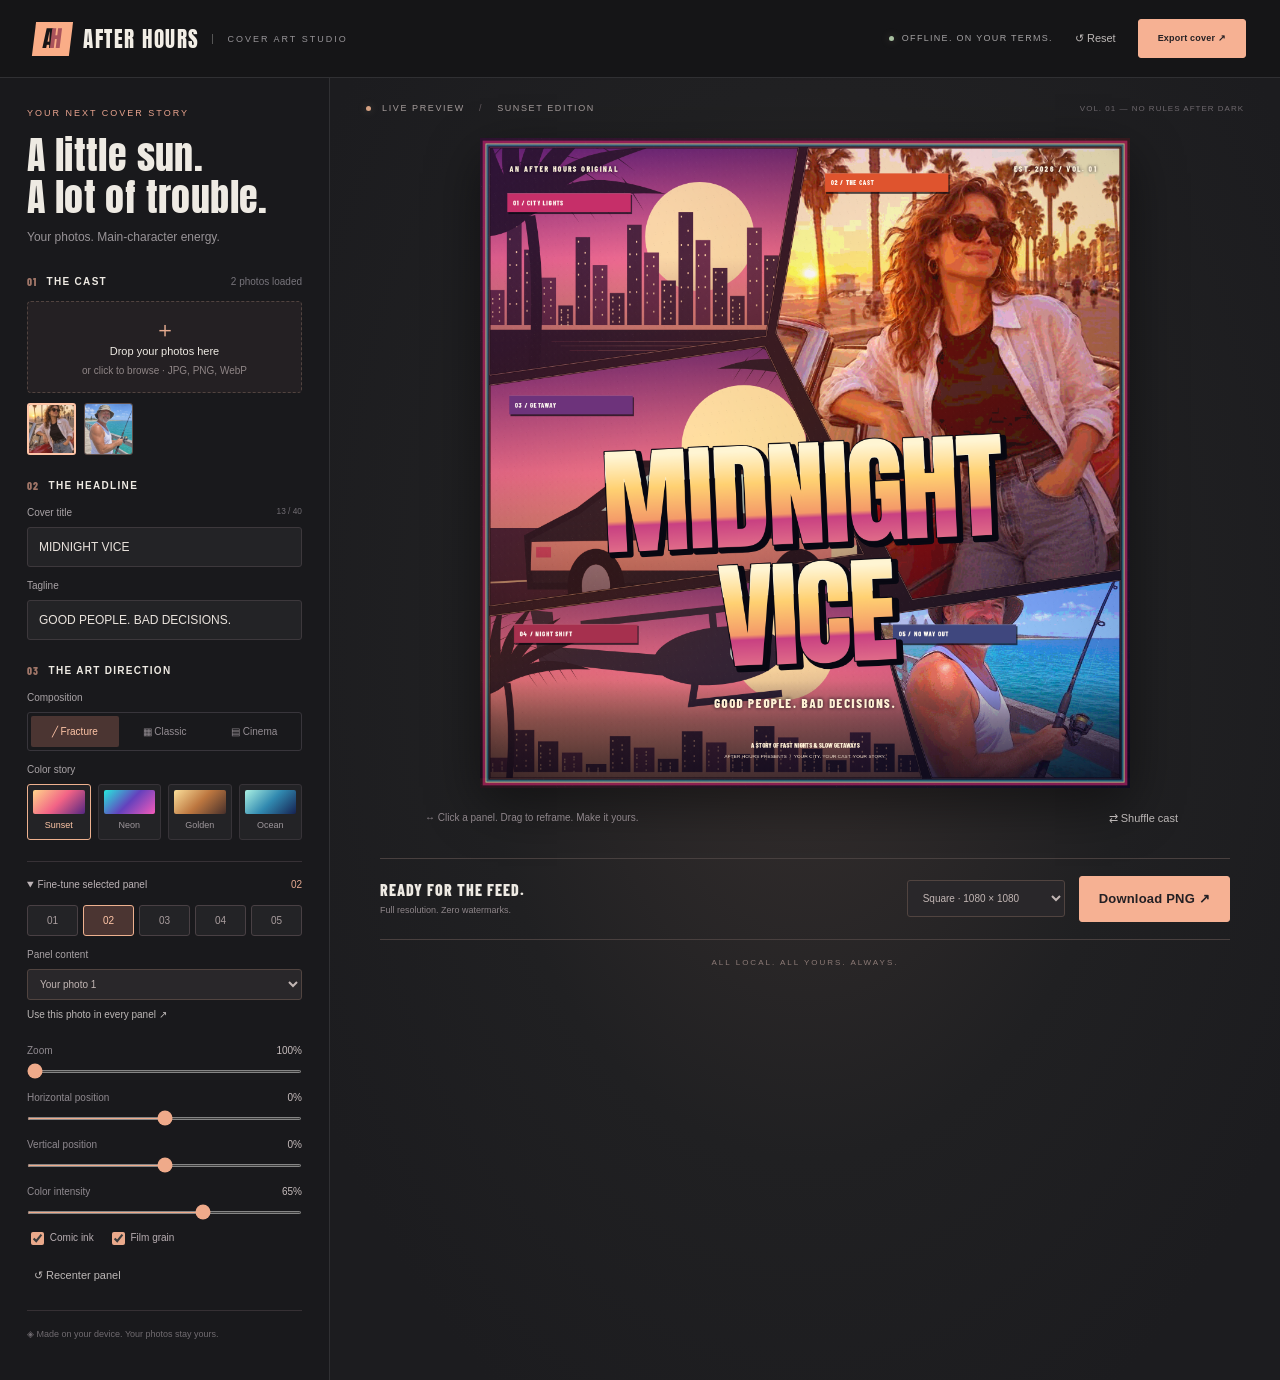
<file: app/index.html>
<!doctype html>
<html lang="en"><head><meta charset="utf-8"><meta name="viewport" content="width=device-width, initial-scale=1"><meta http-equiv="Content-Security-Policy" content="default-src 'none'; script-src 'self'; style-src 'self' 'unsafe-inline'; img-src 'self' blob: data:; font-src 'self'; connect-src 'none'; object-src 'none'; base-uri 'none'; form-action 'none'"><meta name="theme-color" content="#131315"><title>AFTER HOURS — Cover Art Studio</title><link rel="stylesheet" href="./style.css"></head><body>
<header><a class="brand" href="./"><span class="brand-icon">A<span>H</span></span> AFTER HOURS <small>COVER ART STUDIO</small></a><div class="header-right"><span class="dot"></span> OFFLINE. ON YOUR TERMS.<button id="reset" class="quiet" aria-label="Reset cover">↺ Reset</button><button id="export-top" class="primary">Export cover ↗</button></div></header>
<main class="app"><aside class="controls"><div class="eyebrow">YOUR NEXT COVER STORY</div><h1>A little sun.<br>A lot of trouble.</h1><p class="intro">Your photos. Main-character energy.</p>
<div class="section-title"><span>01</span> THE CAST <small id="photo-count">2 photos loaded</small></div><label class="upload" id="dropzone" tabindex="0"> <span class="upload-icon">＋</span><strong>Drop your photos here</strong><small>or click to browse · JPG, PNG, WebP</small><input id="photo" type="file" accept="image/*" multiple></label><div id="photos" class="photos"></div>
<div class="section-title"><span>02</span> THE HEADLINE</div><label class="field-label" for="caption">Cover title <small id="counter">14 / 40</small></label><input id="caption" type="text" maxlength="40" value="MIDNIGHT VICE" placeholder="Name your story"><label class="field-label" for="tagline">Tagline</label><input id="tagline" type="text" maxlength="75" value="GOOD PEOPLE. BAD DECISIONS.">
<div class="section-title"><span>03</span> THE ART DIRECTION</div><div class="field-label">Composition</div><div class="segmented" id="layouts"><button data-layout="fracture" class="active">╱ Fracture</button><button data-layout="blocks">▦ Classic</button><button data-layout="cinema">▤ Cinema</button></div><div class="field-label">Color story</div><div id="grades" class="grades"><button data-grade="sunset" class="active"><i style="background:linear-gradient(135deg,#ffd48a,#f26386,#532681)"></i>Sunset</button><button data-grade="neon"><i style="background:linear-gradient(135deg,#27e9dd,#6441bd,#f55bba)"></i>Neon</button><button data-grade="gold"><i style="background:linear-gradient(135deg,#fbdf9a,#bd7740,#47302b)"></i>Golden</button><button data-grade="ice"><i style="background:linear-gradient(135deg,#aaf1e3,#3189b0,#162252)"></i>Ocean</button></div>
<details open><summary>Fine-tune selected panel <span id="panel-name">02</span></summary><div id="panel-picker" class="panel-picker" role="group" aria-label="Select a panel"><button data-panel="0">01</button><button data-panel="1" class="active" aria-pressed="true">02</button><button data-panel="2">03</button><button data-panel="3">04</button><button data-panel="4">05</button></div><label class="field-label" for="panel-content">Panel content</label><select id="panel-content"><option value="-1">Original art · Sunset skyline</option><option value="-2">Original art · Getaway car</option><option value="-3">Original art · Night flight</option></select><button id="fill-all" class="quiet fill-all">Use this photo in every panel ↗</button><label class="slider-label">Zoom <output id="zoom-value">100%</output><input id="zoom" type="range" min="1" max="3" step="0.01" value="1"></label><label class="slider-label">Horizontal position <output id="pan-x-value">0%</output><input id="pan-x" type="range" min="-1" max="1" step="0.01" value="0"></label><label class="slider-label">Vertical position <output id="pan-y-value">0%</output><input id="pan-y" type="range" min="-1" max="1" step="0.01" value="0"></label><label class="slider-label">Color intensity <output id="intensity-value">65%</output><input id="intensity" type="range" min="0" max="100" value="65"></label><div class="toggles"><label><input id="ink" type="checkbox" checked> Comic ink</label><label><input id="grain" type="checkbox" checked> Film grain</label></div><button id="recenter" class="quiet">↺ Recenter panel</button></details><p class="privacy">◈ Made on your device. Your photos stay yours.</p></aside>
<section class="workspace"><div class="workspace-top"><div><span class="dot"></span> LIVE PREVIEW <span class="separator">/</span> <span id="scene-name">SUNSET EDITION</span></div><span class="edition">VOL. 01 — NO RULES AFTER DARK</span></div><div class="canvas-wrap"><canvas id="cover" width="1080" height="1080" tabindex="0" aria-label="Editable poster. Select a panel, drag to reposition its photo, use arrow keys for precise adjustment."></canvas></div><div class="canvas-hint"><span>↔ Click a panel. Drag to reframe. Make it yours.</span><button id="shuffle" class="quiet">⇄ Shuffle cast</button></div><div class="export-bar"><div><strong>READY FOR THE FEED.</strong><small>Full resolution. Zero watermarks.</small></div><select id="size" aria-label="Export size"><option value="1080x1080">Square · 1080 × 1080</option><option value="1080x1350">Portrait · 1080 × 1350</option><option value="1920x1080">Landscape · 1920 × 1080</option></select><button id="export" class="primary">Download PNG ↗</button></div><p id="status" role="status" aria-live="polite">ALL LOCAL. ALL YOURS. ALWAYS.</p></section></main><script defer src="./src/cover.js"></script><script defer src="./src/sample-data.js"></script><script defer src="./src/main.js"></script></body></html>
</file>
<file: app/style.css>
@font-face{font-family:Anton;src:url('./fonts/anton.ttf')}@font-face{font-family:Barlow;src:url('./fonts/barlow.ttf');font-weight:800}*{box-sizing:border-box}html,body{margin:0;min-height:100%;background:#151517;color:#eeeae3;font:13px/1.5 Arial,sans-serif}button,input,select{font:inherit}button,select{cursor:pointer}button{transition:background .15s,transform .15s}button:hover{filter:brightness(1.17)}button:active{transform:translateY(1px)}button:focus-visible,input:focus-visible,select:focus-visible,canvas:focus-visible,summary:focus-visible,.upload:focus-visible{outline:2px solid #ffad77;outline-offset:4px}header{height:78px;border-bottom:1px solid #303033;display:flex;align-items:center;justify-content:space-between;padding:0 34px}.brand{display:flex;align-items:center;gap:12px;color:#f2eee6;text-decoration:none;font:21px Anton;letter-spacing:1.5px}.brand small{font:9px Arial;letter-spacing:2px;border-left:1px solid #555;padding-left:15px;color:#969397}.brand-icon{display:flex;background:#faad87;color:#171517;line-height:34px;font-size:23px;letter-spacing:-4px;width:37px;justify-content:center;padding-right:4px;transform:skew(-7deg)}.brand-icon span{color:#a9535b}.header-right{display:flex;align-items:center;gap:15px;font-size:9px;letter-spacing:1.3px;color:#a3a0a2}.dot{display:inline-block;background:#d7c7a5;width:5px;height:5px;border-radius:50%;box-shadow:0 0 8px #d7c7a544}.header-right .dot{margin-right:-7px;background:#a8c0a0}.quiet{border:0;background:transparent;color:#bcb7b6;padding:7px;font-size:11px}.primary{background:#f6b193;color:#242024;border:1px solid #f6b193;border-radius:3px;padding:12px 19px;font-weight:bold;letter-spacing:.2px}.app{display:grid;grid-template-columns:330px 1fr;max-width:1600px;margin:auto}.controls{padding:29px 27px;border-right:1px solid #303033;background:#19191c}.eyebrow{color:#e8a38e;letter-spacing:2px;font-size:9px}h1{font:38px/1.12 Anton;margin:13px 0 9px;letter-spacing:.4px}.intro{color:#989397;font-size:12px;margin:0 0 28px}.section-title{display:flex;align-items:center;gap:9px;letter-spacing:1.3px;font-size:10px;font-weight:bold;margin:23px 0 12px}.section-title>span{color:#a17668;font:11px Barlow}.section-title small{margin-left:auto;font-weight:normal;letter-spacing:0;color:#77747b;font-size:10px}.upload{position:relative;border:1px dashed #51433f;background:#242023;display:flex;flex-direction:column;align-items:center;padding:14px;cursor:pointer;border-radius:4px}.upload.over{border-color:#ffb495;background:#44302c}.upload-icon{font-size:22px;line-height:27px;color:#e5ab90}.upload strong{font-size:11px;font-weight:500}.upload small{color:#8f8586;font-size:10px;margin-top:4px}.upload input{position:absolute;inset:0;width:100%;opacity:0;cursor:pointer}.photos{display:flex;gap:8px;margin-top:10px;flex-wrap:wrap}.photo-thumb{width:49px;height:52px;position:relative;border:1px solid #61504b;border-radius:3px;padding:0;background:#333;overflow:hidden}.photo-thumb img{width:100%;height:100%;object-fit:cover}.photo-thumb:hover::after{content:'Use';position:absolute;inset:0;background:#0008;display:grid;place-items:center;color:white;font-size:10px}.field-label{display:flex;justify-content:space-between;color:#a9a3a6;font-size:10px;margin:11px 0 7px}.field-label small{color:#706c72}input[type=text]{width:100%;background:#232326;color:#e9e2dc;border:1px solid #3d383c;border-radius:3px;padding:10px 11px;font-size:12px}input[type=text]:focus{border-color:#f1ac8c}.segmented{display:flex;border:1px solid #38353b;border-radius:3px;padding:3px;gap:2px}.segmented button{flex:1;background:transparent;border:0;color:#948d93;font-size:10px;padding:8px 0;border-radius:2px}.segmented button.active{background:#4b3532;color:#ffc5a7}.grades{display:grid;grid-template-columns:repeat(4,1fr);gap:7px}.grades button{background:#232326;border:1px solid #373338;border-radius:3px;color:#9d969b;font-size:9px;padding:5px 5px 6px}.grades i{display:block;height:24px;border-radius:2px;margin-bottom:5px}.grades button.active{border-color:#eeb18f;color:#ffc6a6}details{border-top:1px solid #373136;margin-top:21px;padding-top:15px}summary{font-size:10px;color:#bdb4b7;cursor:pointer}summary span{float:right;color:#e5a991}.slider-label{display:flex;flex-wrap:wrap;justify-content:space-between;font-size:10px;color:#8f898f;margin-top:14px}output{color:#c7bdbd}input[type=range]{width:100%;height:3px;accent-color:#efaa8a;margin:12px 0 3px}.toggles{display:flex;gap:14px;margin:12px 0;color:#b7adb1;font-size:10px}input[type=checkbox]{accent-color:#eaa98b;vertical-align:middle}.privacy{font-size:9px;color:#706b70;border-top:1px solid #363034;padding-top:17px;margin-top:20px}.workspace{min-width:0;padding:24px 36px 15px;background:radial-gradient(ellipse at 50% 42%,#37302f 0, #202022 50%,#1c1c1f 85%)}.workspace-top{display:flex;align-items:center;justify-content:space-between;font-size:9px;letter-spacing:1.6px;color:#a49b9a;margin-bottom:22px}.workspace-top .dot{margin-right:7px;background:#d5a182}.separator{margin:0 10px;color:#655c60}.edition{color:#6e686d;font-size:8px;letter-spacing:1px}.canvas-wrap{display:flex;align-items:center;justify-content:center;min-height:580px}canvas{display:block;max-width:100%;width:min(100%,650px,calc(730px * var(--canvas-aspect,1)));height:auto;max-height:none;box-shadow:0 17px 50px #0007;cursor:grab;touch-action:none}canvas:active{cursor:grabbing}.canvas-hint{display:flex;align-items:center;justify-content:space-between;max-width:760px;margin:15px auto 25px;font-size:10px;color:#8e858a}.export-bar{border-top:1px solid #49403f;border-bottom:1px solid #49403f;padding:17px 0;display:flex;gap:14px;align-items:center;max-width:850px;margin:auto}.export-bar>div{margin-right:auto}.export-bar strong{font:16px Barlow;letter-spacing:1px;display:block}.export-bar small{font-size:9px;color:#8e8589}select{background:#29272a;color:#c2b6b4;border:1px solid #514440;border-radius:3px;padding:11px;font-size:10px}#status{text-align:center;font-size:8px;letter-spacing:2px;color:#8d7b77;margin:17px 0 0}.shot-cover{background:#0b101b}.shot-cover header,.shot-cover .controls,.shot-cover .workspace-top,.shot-cover .canvas-hint,.shot-cover .export-bar,.shot-cover #status{display:none}.shot-cover .app,.shot-cover .workspace,.shot-cover .canvas-wrap{display:block;padding:0;margin:0;min-height:0;max-width:none}.shot-cover canvas{width:100vw;height:100vh;max-height:none;max-width:none;box-shadow:none}@media(min-width:1500px){.canvas-wrap{min-height:680px}}@media(max-width:1000px){header{padding:0 18px}.brand small,.header-right>.dot,.header-right{font-size:0}.header-right button{font-size:11px}.app{grid-template-columns:280px 1fr}.controls{padding:23px 19px}.workspace{padding:20px}.canvas-wrap{min-height:350px}.edition{display:none}.export-bar{flex-wrap:wrap}.export-bar>div{width:100%}.export-bar select{flex:1}}@media(max-width:650px){header{height:64px}.brand{font-size:17px}.brand small,#reset{display:none}.app{display:flex;flex-direction:column}.workspace{order:-1;padding:18px 16px}.controls{border-right:0;border-top:1px solid #383035;padding:24px}.canvas-wrap{min-height:0}.canvas-hint{font-size:9px;margin-bottom:12px}.workspace-top{font-size:8px;margin-bottom:15px}.export-bar>div{width:auto}.export-bar strong{font-size:14px}.export-bar select{order:3;flex-basis:100%}.export-bar .primary{font-size:11px}.controls h1 br{display:none}.controls h1{font-size:30px}.privacy{margin-bottom:0}}@media(prefers-reduced-motion:reduce){*{transition:none!important}}

.panel-picker{display:flex;gap:5px;margin-top:13px}.panel-picker button{flex:1;padding:7px 0;border:1px solid #494044;background:#232326;color:#a99d9e;border-radius:3px;font-size:10px}.panel-picker button.active{border-color:#eeb18f;background:#4b3532;color:#ffc5a7}#panel-content{width:100%;padding:8px}.fill-all{padding-left:0;font-size:10px}.fill-all:disabled{opacity:.4;cursor:default}.photo-thumb.active{border:2px solid #ffc5a7}

input[type=range]:disabled{opacity:.35}button:disabled{opacity:.4;cursor:default}
</file>
